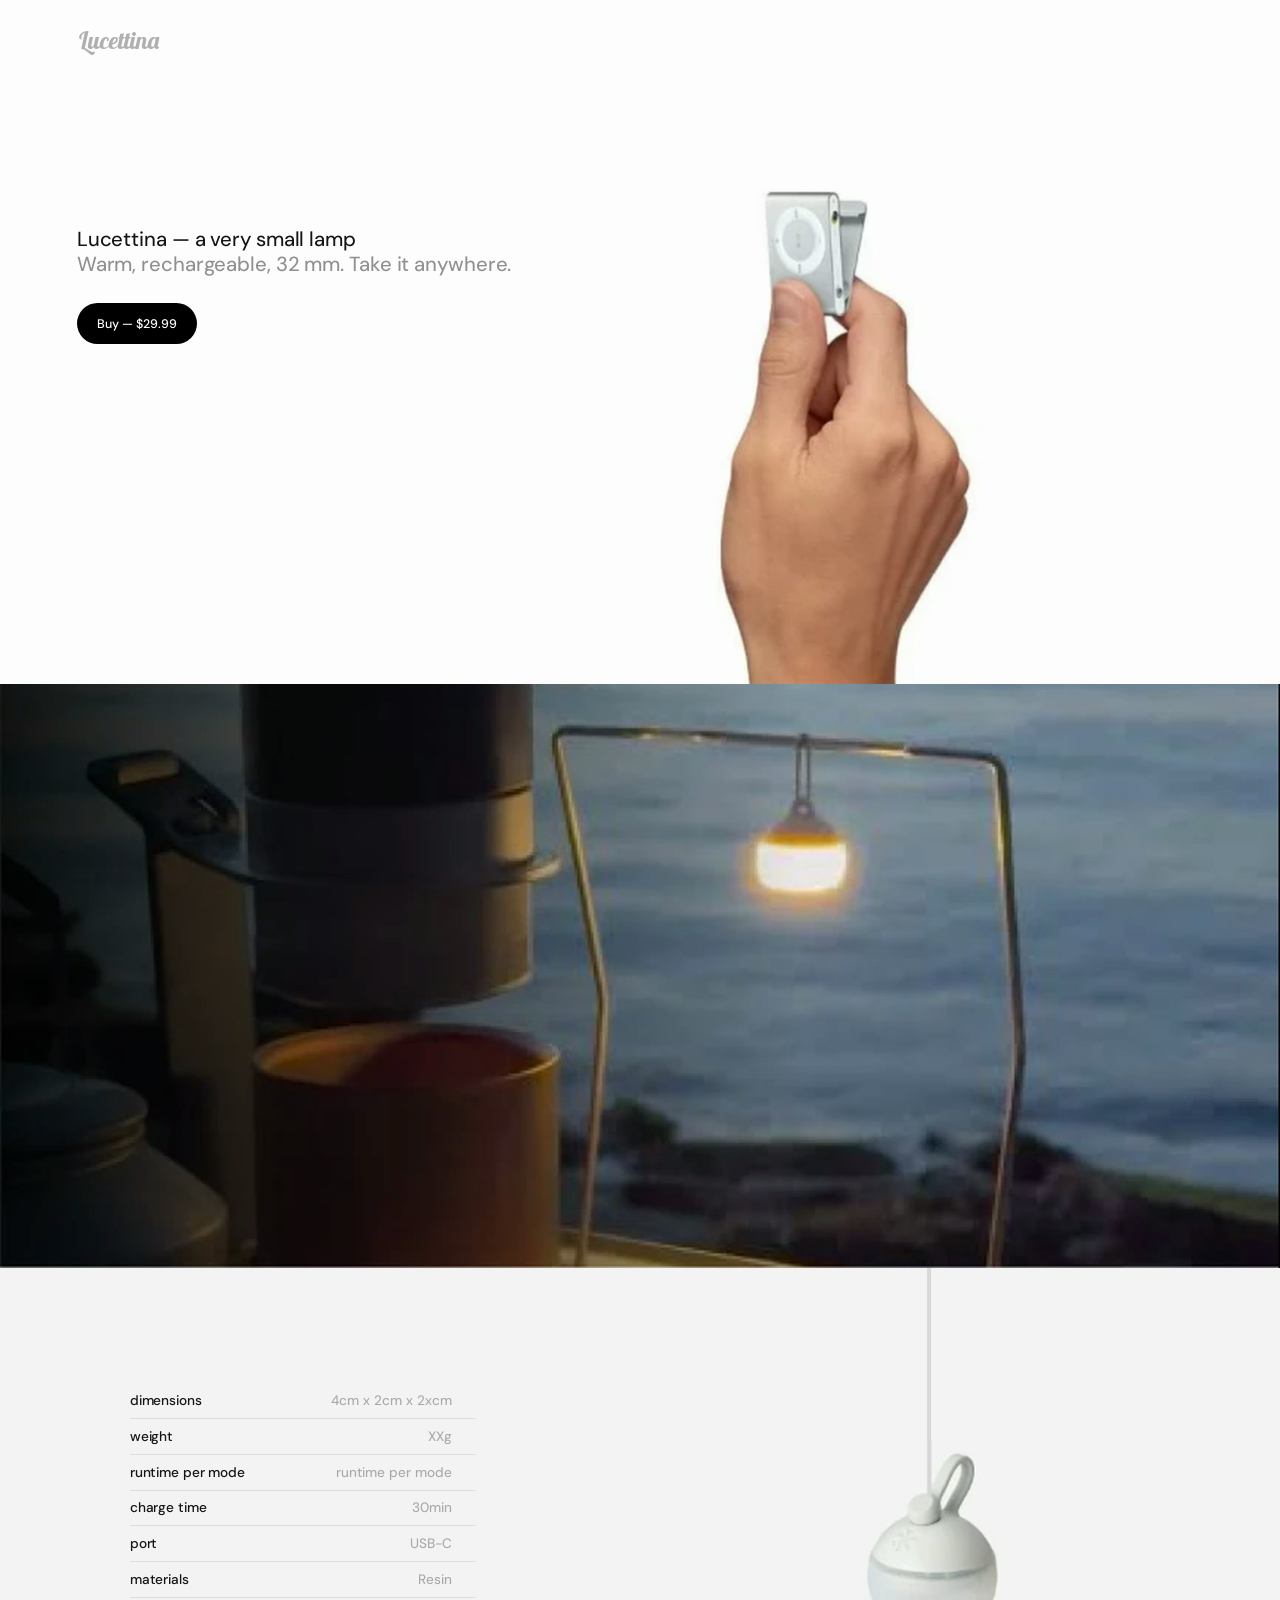
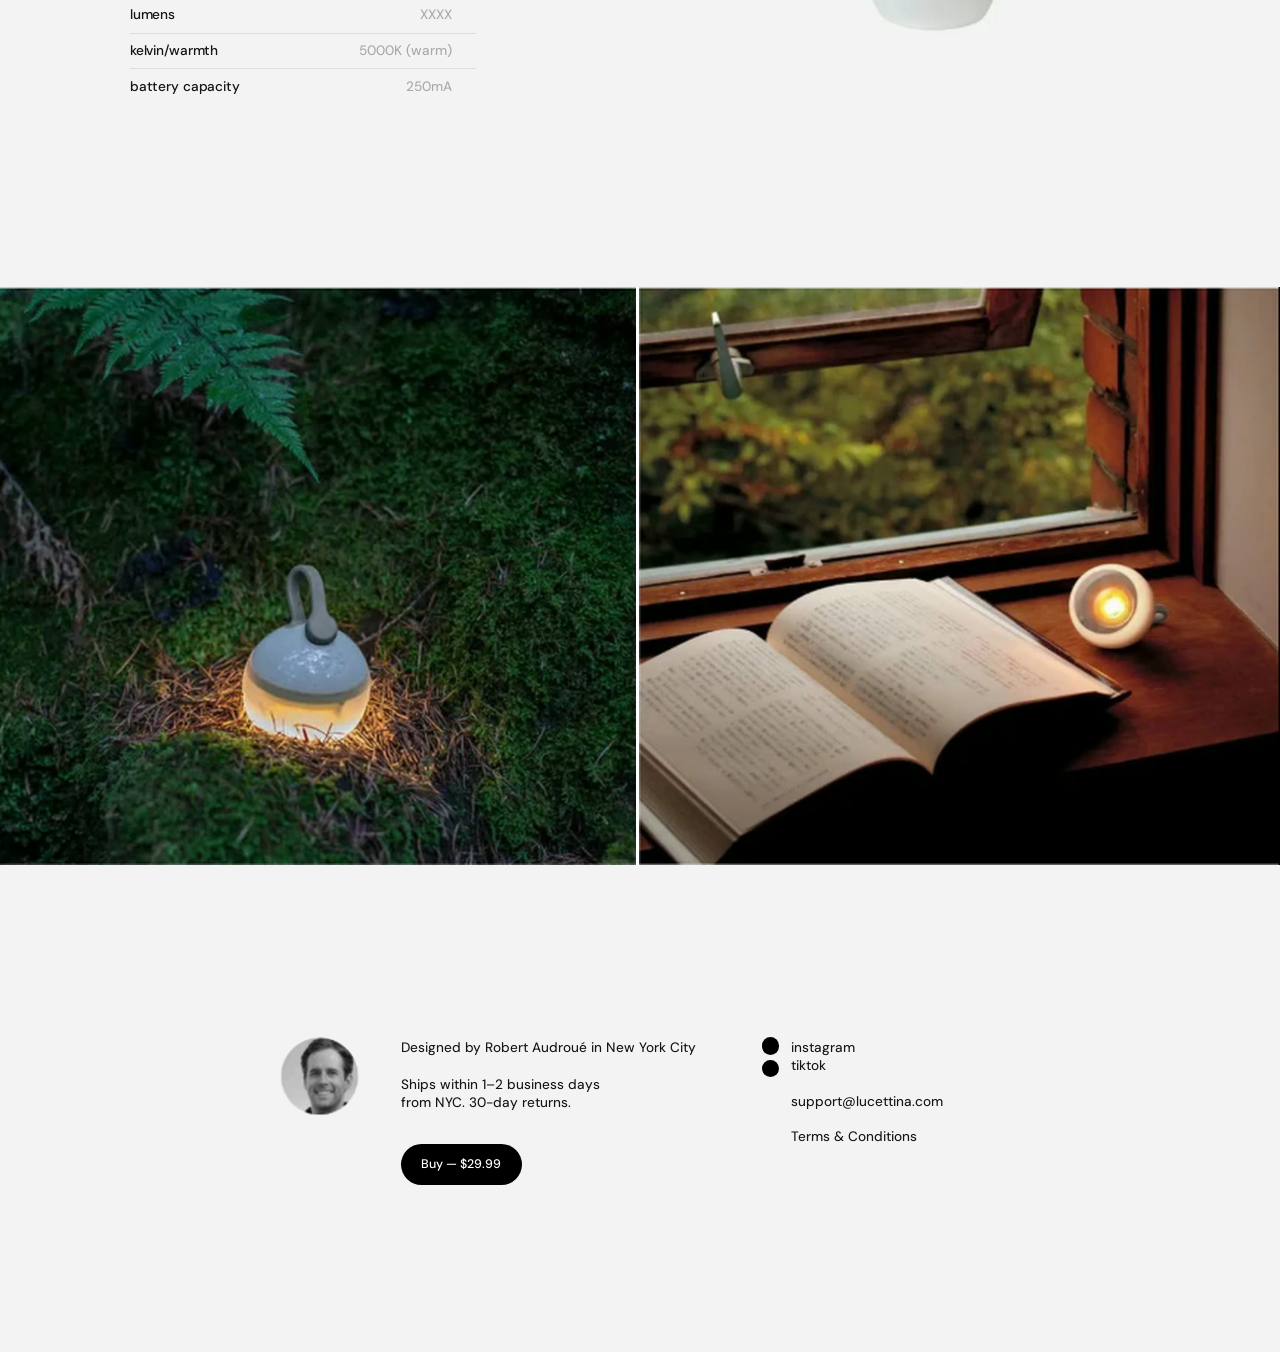
<file: index.html>
<!DOCTYPE html>
<html lang="en">
<head>
<meta charset="utf-8">
<meta name="viewport" content="width=device-width, initial-scale=1">
<title>Lucettina — a very small lamp</title>
<meta name="description" content="Warm, rechargeable, 32 mm. Take it anywhere.">
<link rel="preconnect" href="https://fonts.googleapis.com">
<link rel="preconnect" href="https://fonts.gstatic.com" crossorigin>
<link href="https://fonts.googleapis.com/css2?family=DM+Sans:opsz,wght@9..40,400..600&family=Lobster&display=swap" rel="stylesheet">
<link rel="stylesheet" href="styles.css">

<!-- Privacy-friendly analytics by Plausible -->
<script async src="https://plausible.io/js/pa-FX5xfhuoyhUWOl_wNHU1f.js"></script>
<script>
  window.plausible=window.plausible||function(){(plausible.q=plausible.q||[]).push(arguments)},plausible.init=plausible.init||function(i){plausible.o=i||{}};
  plausible.init()
</script>
</head>
<body>

<header class="hero">
  <a class="logo" href="/" aria-label="Lucettina home">Lucettina</a>

  <div class="hero-copy">
    <h1>Lucettina — a very small lamp</h1>
    <p>Warm, rechargeable, 32 mm. Take it anywhere.</p>
    <!-- TODO: point both Buy buttons at your checkout URL -->
    <a class="btn" href="#">Buy — $29.99</a>
  </div>

  <img class="hero-img" src="images/hero.jpg" alt="Lucettina held between two fingers" width="380" height="670">
</header>

<main>
  <section class="bleed">
    <img src="images/lantern-sea.jpg" alt="Lucettina glowing on a camp stand at dusk, the sea behind it" width="1734" height="792">
  </section>

  <section class="specs">
    <dl class="spec-table">
      <div><dt>dimensions</dt><dd>4cm x 2cm x 2xcm</dd></div>
      <div><dt>weight</dt><dd>XXg</dd></div>
      <div><dt>runtime per mode</dt><dd>runtime per mode</dd></div>
      <div><dt>charge time</dt><dd>30min</dd></div>
      <div><dt>port</dt><dd>USB-C</dd></div>
      <div><dt>materials</dt><dd>Resin</dd></div>
      <div><dt>lumens</dt><dd>XXXX</dd></div>
      <div><dt>kelvin/warmth</dt><dd>5000K (warm)</dd></div>
      <div><dt>battery capacity</dt><dd>250mA</dd></div>
    </dl>

    <div class="hanging" aria-hidden="true">
      <span class="cord"></span>
      <img src="images/lamp.jpg" alt="" width="208" height="268">
    </div>
  </section>

  <section class="duo">
    <img src="images/lamp-moss.jpg" alt="Lucettina lit on a bed of moss under a fern" width="862" height="784" loading="lazy">
    <img src="images/lamp-window.jpg" alt="Lucettina on a windowsill beside an open book" width="868" height="784" loading="lazy">
  </section>
</main>

<footer class="footer">
  <img class="avatar" src="images/designer.jpg" alt="Robert Audroué" width="108" height="108" loading="lazy">

  <div class="footer-about">
    <p>Designed by Robert Audroué in New York City</p>
    <p>Ships within 1–2 business days<br>from NYC. 30-day returns.</p>
    <a class="btn" href="#">Buy — $29.99</a>
  </div>

  <div class="footer-links">
    <div class="dots" aria-hidden="true"><span></span><span></span></div>
    <ul>
      <!-- TODO: social URLs -->
      <li><a href="#">instagram</a></li>
      <li><a href="#">tiktok</a></li>
      <li class="gap"><a href="mailto:support@lucettina.com">support@lucettina.com</a></li>
      <li class="gap"><a href="#">Terms &amp; Conditions</a></li>
    </ul>
  </div>
</footer>

</body>
</html>
</file>
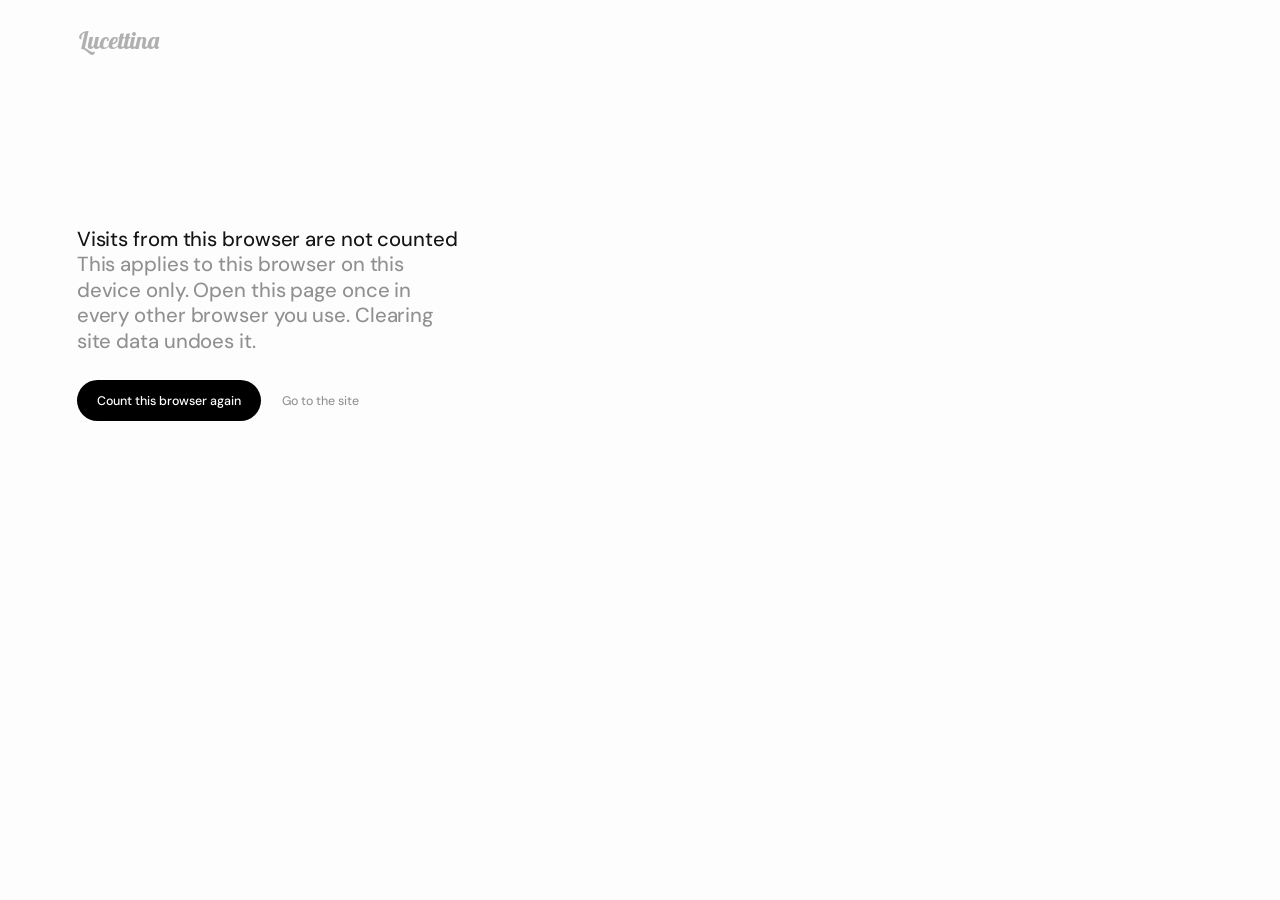
<file: nocount.html>
<!DOCTYPE html>
<html lang="en">
<head>
<meta charset="utf-8">
<meta name="viewport" content="width=device-width, initial-scale=1">
<meta name="robots" content="noindex, nofollow">
<title>Lucettina — visit counting</title>
<link rel="preconnect" href="https://fonts.googleapis.com">
<link rel="preconnect" href="https://fonts.gstatic.com" crossorigin>
<link href="https://fonts.googleapis.com/css2?family=DM+Sans:opsz,wght@9..40,400..600&family=Lobster&display=swap" rel="stylesheet">
<link rel="stylesheet" href="styles.css">
<style>
  /* Owner-only utility page: reuses the hero layout, full viewport height. */
  .hero { height: auto; min-height: 100vh; min-height: 100svh; }
  .hero-copy { max-width: 34em; padding-right: 6vw; }
  .hero-copy p { text-wrap: pretty; }
  button.btn { border: 0; font-family: inherit; cursor: pointer; }
  .back { display: inline-block; margin-left: 1.4em; font-size: var(--fs-btn); color: var(--muted); }
  .back:hover { color: var(--ink); }
  @media (max-width: 720px) {
    .hero { padding-bottom: 48px; }
    .hero-copy { padding-right: 0; }
  }
</style>
<!-- No analytics script on this page on purpose: opening it is never counted. -->
</head>
<body>

<main class="hero">
  <a class="logo" href="/" aria-label="Lucettina home">Lucettina</a>

  <div class="hero-copy">
    <h1 id="status">Switching off visit counting…</h1>
    <p id="detail">This page needs JavaScript to work.</p>
    <button class="btn" id="toggle" type="button" hidden></button>
    <a class="back" href="/">Go to the site</a>
  </div>
</main>

<script>
(function () {
  // Plausible skips every event from a browser that has this flag set.
  var KEY = 'plausible_ignore';
  var statusEl = document.getElementById('status');
  var detailEl = document.getElementById('detail');
  var toggleEl = document.getElementById('toggle');

  function isOff() {
    try { return localStorage.getItem(KEY) === 'true'; } catch (e) { return null; }
  }

  function setOff(off) {
    try {
      if (off) localStorage.setItem(KEY, 'true');
      else localStorage.removeItem(KEY);
    } catch (e) { /* storage blocked; render() reports it */ }
  }

  function render(wantOff) {
    var off = isOff();
    if (off === null || off !== wantOff) {
      statusEl.textContent = 'Couldn’t change counting in this browser';
      detailEl.textContent = 'This browser is blocking saved settings, which is common in private windows. Open this page in a normal window and it will work.';
      toggleEl.hidden = true;
      return;
    }
    if (off) {
      statusEl.textContent = 'Visits from this browser are not counted';
      detailEl.textContent = 'This applies to this browser on this device only. Open this page once in every other browser you use. Clearing site data undoes it.';
      toggleEl.textContent = 'Count this browser again';
    } else {
      statusEl.textContent = 'Visits from this browser are counted';
      detailEl.textContent = 'Your visits to lucettina.com show up in the stats like anyone else’s.';
      toggleEl.textContent = 'Stop counting this browser';
    }
    toggleEl.hidden = false;
  }

  toggleEl.addEventListener('click', function () {
    var next = !isOff();
    setOff(next);
    render(next);
  });

  // Opening the page is the switch: turn counting off straight away.
  setOff(true);
  render(true);
})();
</script>

</body>
</html>
</file>
<file: styles.css>
/* Lucettina — marketing page
   Layout is measured off the mock and expressed in vw, so the page keeps the
   mock's proportions at any desktop width. Type scales with it, within limits. */

:root {
  --white: #fdfdfd;
  --grey: #f3f3f3;
  --ink: #141414;
  --muted: #909090;
  --faint: #a8a8a8;
  --rule: #dedede;

  --fs-title: clamp(18px, 1.59vw, 29px);
  --fs-body: clamp(13px, 1.065vw, 19px);
  --fs-btn: clamp(12px, 0.972vw, 17.5px);

  --sans: "DM Sans", "Helvetica Neue", Helvetica, Arial, sans-serif;
  --script: "Lobster", "Brush Script MT", cursive;
}

*, *::before, *::after { box-sizing: border-box; }

html { -webkit-text-size-adjust: 100%; }

body {
  margin: 0;
  background: var(--white);
  color: var(--ink);
  font-family: var(--sans);
  font-size: var(--fs-body);
  font-weight: 450;
  line-height: 1.3;
  -webkit-font-smoothing: antialiased;
  -moz-osx-font-smoothing: grayscale;
}

img { display: block; max-width: 100%; }
a { color: inherit; text-decoration: none; }
h1, p, dl, dd, ul { margin: 0; padding: 0; }
ul { list-style: none; }

/* ---------- Button ---------- */

.btn {
  display: inline-flex;
  align-items: center;
  justify-content: center;
  height: 3.35em;
  padding: 0 1.62em;
  border-radius: 999px;
  background: #000;
  color: #fff;
  font-size: var(--fs-btn);
  font-weight: 500;
  white-space: nowrap;
  transition: background-color 0.15s ease;
}
.btn:hover { background: #2b2b2b; }
.btn:focus-visible,
a:focus-visible { outline: 2px solid var(--ink); outline-offset: 3px; }

/* ---------- Hero ---------- */

.hero {
  position: relative;
  height: 53.4vw;
  background: var(--white);
  overflow: hidden;
}

.logo {
  position: absolute;
  top: 2.2vw;
  left: 6.2vw;
  font-family: var(--script);
  font-size: clamp(19px, 1.88vw, 34px);
  line-height: 1;
  color: #b0b0b0;
}

.hero-copy {
  position: absolute;
  top: 17.7vw;
  left: 6vw;
}

.hero-copy h1,
.hero-copy p {
  font-size: var(--fs-title);
  font-weight: 450;
  line-height: 1.26;
  letter-spacing: -0.005em;
}
.hero-copy p { color: var(--muted); }
.hero-copy .btn { margin-top: 1.95vw; }

.hero-img {
  position: absolute;
  bottom: 0;
  left: 55.13vw;
  width: 21.92vw;
  height: auto;
}

/* ---------- Full-bleed photo ---------- */

.bleed img {
  width: 100%;
  height: 45.7vw;
  object-fit: cover;
}

/* ---------- Specs ---------- */

.specs {
  position: relative;
  background: var(--grey);
  padding: 9vw 0 14.2vw 10.15vw;
}

.spec-table { width: 27vw; }

.spec-table > div {
  display: flex;
  align-items: center;
  justify-content: space-between;
  gap: 1.5em;
  height: 2.79vw;
  min-height: 2.2em;
  padding-right: 1.85vw;
  border-bottom: 1px solid var(--rule);
}
.spec-table > div:last-child { border-bottom: 0; }

.spec-table dt { font-weight: 500; letter-spacing: -0.01em; white-space: nowrap; }
.spec-table dd { color: var(--faint); text-align: right; white-space: nowrap; }

.hanging {
  position: absolute;
  top: 0;
  left: 66.78vw;
  width: 12vw;
  display: flex;
  flex-direction: column;
}
.hanging .cord {
  width: max(2px, 0.3vw);
  height: 13.38vw;
  margin-left: 48.6%;
  transform: translateX(-50%);
  background: #d8d8d8;
}
.hanging img { width: 100%; height: auto; }

/* ---------- Two photos ---------- */

.duo {
  display: grid;
  grid-template-columns: 431fr 434fr;
  gap: max(2px, 0.23vw);
  background: var(--white);
}
.duo img {
  width: 100%;
  height: 45.2vw;
  object-fit: cover;
}

/* ---------- Footer ---------- */

.footer {
  display: flex;
  align-items: flex-start;
  background: var(--grey);
  padding: 13.4vw 0 13vw 21.9vw;
}

.avatar {
  flex: none;
  width: 6.15vw;
  height: 6.15vw;
  border-radius: 50%;
  object-fit: cover;
  filter: grayscale(1);
}

.footer-about {
  width: 28.15vw;
  margin-left: 3.3vw;
  padding-top: 0.2vw;
}
.footer-about p + p { margin-top: 1.5vw; }
.footer-about .btn { margin-top: 2.5vw; }

.footer-links {
  display: flex;
  gap: 0.9vw;
  padding-top: 0.2vw;
}
.footer-links .dots {
  display: flex;
  flex-direction: column;
  gap: 0.35vw;
  margin-top: -0.15vw;
}
.footer-links .dots span {
  width: 1.39vw;
  height: 1.39vw;
  border-radius: 50%;
  background: #000;
}
.footer-links li.gap { margin-top: 1.39vw; }
.footer-links a:hover { text-decoration: underline; text-underline-offset: 0.2em; }

/* ---------- Small screens ---------- */

@media (max-width: 720px) {
  :root {
    --fs-title: 20px;
    --fs-body: 15px;
    --fs-btn: 14px;
  }

  .hero {
    height: auto;
    padding: 20px 24px 0;
    display: flex;
    flex-direction: column;
  }
  .logo { position: static; font-size: 24px; }
  .hero-copy { position: static; margin-top: 72px; }
  .hero-copy .btn { margin-top: 22px; }
  .hero-img {
    position: static;
    align-self: center;
    width: 52vw;
    margin-top: 40px;
  }

  .bleed img { height: 72vw; }

  .specs { display: flex; flex-direction: column; padding: 0 24px 72px; }
  .spec-table { width: 100%; }
  .spec-table > div { height: 44px; padding-right: 0; }
  .hanging {
    position: static;
    order: -1;
    width: 34vw;
    margin: 0 auto 48px;
  }
  .hanging .cord { width: 2px; height: 22vw; }

  .duo { grid-template-columns: 1fr; gap: 2px; }
  .duo img { height: 90vw; }

  .footer {
    flex-direction: column;
    padding: 64px 24px 72px;
  }
  .avatar { width: 64px; height: 64px; }
  .footer-about { width: auto; margin: 24px 0 0; padding: 0; }
  .footer-about p + p { margin-top: 20px; }
  .footer-about .btn { margin-top: 28px; }
  .footer-links { gap: 10px; margin-top: 48px; padding: 0; }
  .footer-links .dots { gap: 4px; margin-top: 0; }
  .footer-links .dots span { width: 16px; height: 16px; }
  .footer-links li.gap { margin-top: 18px; }
}
</file>
